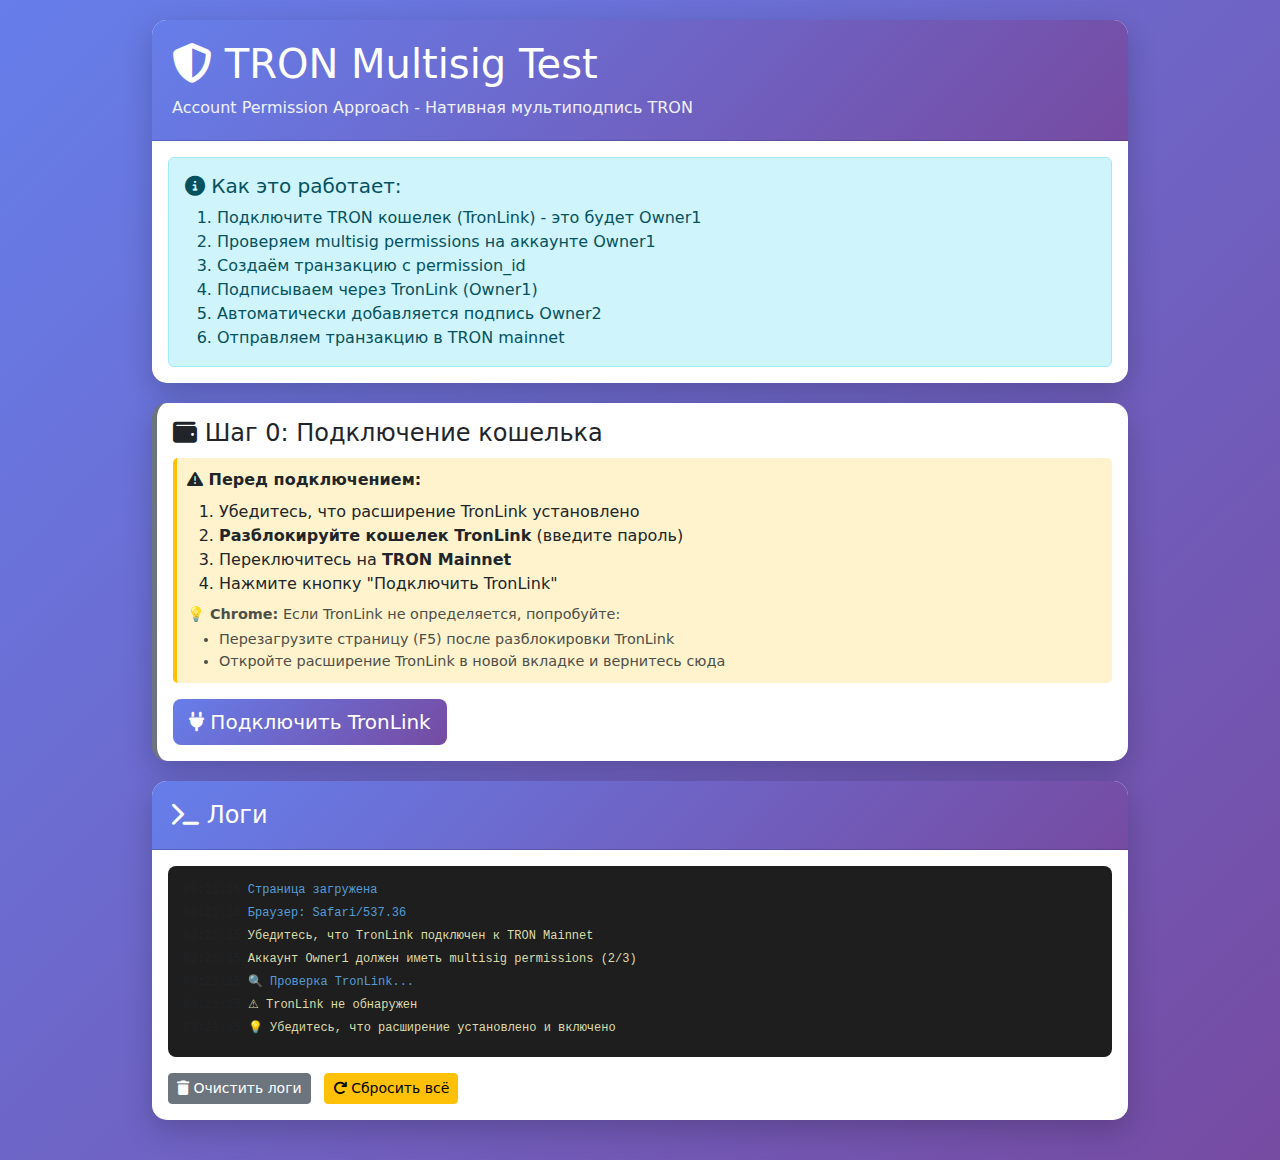
<file: templates/tron-multisig-test.html>
<!DOCTYPE html>
<html lang="ru">
<head>
    <meta charset="UTF-8">
    <meta name="viewport" content="width=device-width, initial-scale=1.0">
    <title>TRON Multisig Test - Account Permissions</title>
    <link href="/static/css/bootstrap.min.css" rel="stylesheet">
    <link href="/static/css/font-awesome.min.css" rel="stylesheet">
    <style>
        body {
            background: linear-gradient(135deg, #667eea 0%, #764ba2 100%);
            min-height: 100vh;
            padding: 20px;
        }
        .container {
            max-width: 1000px;
        }
        .card {
            border: none;
            border-radius: 15px;
            box-shadow: 0 10px 30px rgba(0,0,0,0.2);
            margin-bottom: 20px;
        }
        .card-header {
            background: linear-gradient(135deg, #667eea 0%, #764ba2 100%);
            color: white;
            border-radius: 15px 15px 0 0 !important;
            padding: 20px;
        }
        .step-card {
            border-left: 5px solid #6c757d;
            transition: all 0.3s ease;
        }
        .step-card.active {
            border-left-color: #0d6efd;
            box-shadow: 0 0 0 3px rgba(13, 110, 253, 0.1);
            animation: pulse-border 2s ease-in-out infinite;
        }
        .step-card.completed {
            border-left-color: #198754;
            background: #f0f9ff;
        }
        @keyframes pulse-border {
            0%, 100% {
                box-shadow: 0 0 0 3px rgba(13, 110, 253, 0.1);
            }
            50% {
                box-shadow: 0 0 0 6px rgba(13, 110, 253, 0.2);
            }
        }
        .log-area {
            background: #1e1e1e;
            color: #d4d4d4;
            padding: 15px;
            border-radius: 8px;
            font-family: 'Courier New', monospace;
            font-size: 12px;
            max-height: 400px;
            overflow-y: auto;
        }
        .log-entry {
            margin-bottom: 5px;
        }
        .log-entry.success {
            color: #4ec9b0;
        }
        .log-entry.error {
            color: #f48771;
        }
        .log-entry.info {
            color: #569cd6;
        }
        .log-entry.warning {
            color: #dcdcaa;
        }
        .wallet-badge {
            background: white;
            color: #667eea;
            padding: 10px 15px;
            border-radius: 10px;
            display: inline-block;
            font-family: monospace;
            font-size: 14px;
        }
        .btn-gradient {
            background: linear-gradient(135deg, #667eea 0%, #764ba2 100%);
            border: none;
            color: white;
        }
        .btn-gradient:hover {
            background: linear-gradient(135deg, #764ba2 0%, #667eea 100%);
            color: white;
        }
        .info-badge {
            background: #e7f3ff;
            border-left: 4px solid #0d6efd;
            padding: 10px;
            border-radius: 5px;
            margin: 10px 0;
        }
        .warning-badge {
            background: #fff3cd;
            border-left: 4px solid #ffc107;
            padding: 10px;
            border-radius: 5px;
            margin: 10px 0;
        }
    </style>
</head>
<body>
    <div id="app" class="container">
        <!-- Header -->
        <div class="card">
            <div class="card-header">
                <h1 class="mb-0"><i class="fas fa-shield-alt"></i> TRON Multisig Test</h1>
                <p class="mb-0 mt-2" style="opacity: 0.9;">Account Permission Approach - Нативная мультиподпись TRON</p>
            </div>
            <div class="card-body">
                <div class="alert alert-info mb-0">
                    <h5><i class="fas fa-info-circle"></i> Как это работает:</h5>
                    <ol class="mb-0">
                        <li>Подключите TRON кошелек (TronLink) - это будет Owner1</li>
                        <li>Проверяем multisig permissions на аккаунте Owner1</li>
                        <li>Создаём транзакцию с permission_id</li>
                        <li>Подписываем через TronLink (Owner1)</li>
                        <li>Автоматически добавляется подпись Owner2</li>
                        <li>Отправляем транзакцию в TRON mainnet</li>
                    </ol>
                </div>
            </div>
        </div>

        <!-- Step 0: Connect Wallet -->
        <div class="card step-card" :class="{ completed: walletConnected }">
            <div class="card-body">
                <h4><i class="fas fa-wallet"></i> Шаг 0: Подключение кошелька</h4>
                <div v-if="!walletConnected">
                    <div class="warning-badge mb-3">
                        <strong><i class="fas fa-exclamation-triangle"></i> Перед подключением:</strong>
                        <ol class="mb-0 mt-2">
                            <li>Убедитесь, что расширение TronLink установлено</li>
                            <li><strong>Разблокируйте кошелек TronLink</strong> (введите пароль)</li>
                            <li>Переключитесь на <strong>TRON Mainnet</strong></li>
                            <li>Нажмите кнопку "Подключить TronLink"</li>
                        </ol>
                        <div class="mt-2" style="font-size: 0.9em; opacity: 0.8;">
                            <strong>💡 Chrome:</strong> Если TronLink не определяется, попробуйте:
                            <ul class="mb-0 mt-1">
                                <li>Перезагрузите страницу (F5) после разблокировки TronLink</li>
                                <li>Откройте расширение TronLink в новой вкладке и вернитесь сюда</li>
                            </ul>
                        </div>
                    </div>
                    <button class="btn btn-gradient btn-lg" @click="connectWallet" :disabled="loading">
                        <i class="fas fa-plug"></i> 
                        <span v-if="loading">Подключение...</span>
                        <span v-else>Подключить TronLink</span>
                    </button>
                </div>
                <div v-else>
                    <div class="alert alert-success mb-0">
                        <strong>✓ Кошелек подключен</strong><br>
                        <span class="wallet-badge">[[ walletAddress ]]</span>
                    </div>
                </div>
            </div>
        </div>

        <!-- Step 1: Initialize Config -->
        <div class="card step-card" :class="{ active: walletConnected && !configLoaded, completed: configLoaded }" v-if="walletConnected">
            <div class="card-body">
                <h4><i class="fas fa-cog"></i> Шаг 1: Инициализация конфигурации</h4>
                <div v-if="!configLoaded">
                    <p class="text-muted">Загрузить конфигурацию мультиподписи из мнемоник (2/3)</p>
                    <button class="btn btn-gradient" @click="loadConfig" :disabled="loading">
                        <i class="fas fa-download"></i> Загрузить конфигурацию
                    </button>
                </div>
                <div v-else>
                    <div class="alert alert-success">
                        <strong>✓ Конфигурация загружена</strong>
                        <div class="mt-2">
                            <strong>Требуется подписей:</strong> [[config.required_signatures]]/[[config.total_owners]]
                        </div>
                        <div class="mt-2">
                            <strong>Владельцы:</strong>
                            <ul class="mb-0 mt-1">
                                <li><code>[[ config.owner1_address ]]</code> <span class="badge bg-primary">Owner1 (Вы)</span></li>
                                <li><code>[[ config.owner2_address ]]</code> <span class="badge bg-secondary">Owner2 (Авто)</span></li>
                                <li><code>[[ config.owner3_address ]]</code> <span class="badge bg-secondary">Owner3</span></li>
                            </ul>
                        </div>
                    </div>
                    
                    <div class="info-badge">
                        <strong><i class="fas fa-lightbulb"></i> Важно:</strong>
                        Аккаунт Owner1 должен быть настроен с multisig permissions (2/3).
                        Все транзакции с него требуют 2 подписи из 3 владельцев.
                    </div>
                </div>
            </div>
        </div>

        <!-- Step 2: Check Permissions -->
        <div class="card step-card" :class="{ active: configLoaded && !permissionsChecked, completed: permissionsChecked }" v-if="configLoaded">
            <div class="card-body">
                <h4><i class="fas fa-key"></i> Шаг 2: Проверка Permissions</h4>
                <div v-if="!permissionsChecked">
                    <p class="text-muted">Проверить multisig permissions на аккаунте Owner1</p>
                    <button class="btn btn-gradient" @click="checkPermissions" :disabled="loading">
                        <i class="fas fa-search"></i> Проверить Permissions
                    </button>
                </div>
                <div v-else>
                    <div v-if="hasMultisig" class="alert alert-success">
                        <strong>✓ Multisig permissions найдены!</strong>
                        <div class="mt-2">
                            <strong>Permission ID:</strong> [[ permissionId ]]<br>
                            <strong>Permission Name:</strong> [[ permissionName ]]<br>
                            <strong>Threshold:</strong> [[ permissionThreshold ]]<br>
                            <strong>Keys:</strong> [[ permissionKeysCount ]]
                        </div>
                    </div>
                    <div v-else class="alert alert-warning">
                        <strong>⚠ Multisig permissions не найдены</strong>
                        <p class="mb-0 mt-2">
                            Аккаунт Owner1 не имеет multisig permissions.<br>
                            Необходимо сначала настроить permissions через AccountPermissionUpdateContract.
                        </p>
                    </div>
                </div>
            </div>
        </div>

        <!-- Step 3: Create Transaction -->
        <div class="card step-card" :class="{ active: hasMultisig && !transactionCreated, completed: transactionCreated }" v-if="hasMultisig">
            <div class="card-body">
                <h4><i class="fas fa-file-invoice"></i> Шаг 3: Создание транзакции</h4>
                <div v-if="!transactionCreated">
                    <p class="text-muted">Создать транзакцию перевода с multisig permission</p>
                    
                    <div class="row">
                        <div class="col-md-6 mb-3">
                            <label class="form-label">Получатель:</label>
                            <input type="text" class="form-control" v-model="recipientAddress" placeholder="TRON адрес">
                        </div>
                        <div class="col-md-6 mb-3">
                            <label class="form-label">Сумма (TRX):</label>
                            <input type="number" class="form-control" v-model="amount" step="0.1" min="0.1">
                        </div>
                    </div>
                    
                    <button class="btn btn-gradient" @click="createTransaction" :disabled="loading || !recipientAddress || !amount">
                        <i class="fas fa-plus"></i> Создать транзакцию
                    </button>
                </div>
                <div v-else>
                    <div class="alert alert-success">
                        <strong>✓ Транзакция создана</strong>
                        <div class="mt-2">
                            <strong>TX ID:</strong> <code>[[ txId ]]</code><br>
                            <strong>От:</strong> <code>[[ walletAddress ]]</code><br>
                            <strong>Кому:</strong> <code>[[ recipientAddress ]]</code><br>
                            <strong>Сумма:</strong> [[ amount ]] TRX
                        </div>
                    </div>
                </div>
            </div>
        </div>

        <!-- Step 4: Sign Transaction -->
        <div class="card step-card" :class="{ active: transactionCreated && !transactionSigned, completed: transactionSigned }" v-if="transactionCreated">
            <div class="card-body">
                <h4><i class="fas fa-signature"></i> Шаг 4: Подписание транзакции</h4>
                <div v-if="!transactionSigned">
                    <div class="info-badge mb-3">
                        <strong><i class="fas fa-info-circle"></i> Требуется ваша подпись</strong>
                        <p class="mb-0 mt-2">
                            Транзакция создана и ожидает подписи от Owner1 (ваш кошелек).<br>
                            TronLink откроет окно для подтверждения подписи.
                        </p>
                    </div>
                    <button class="btn btn-gradient btn-lg w-100" @click="signTransaction" :disabled="loading" style="font-size: 1.1rem; padding: 12px;">
                        <i class="fas fa-pen"></i> 
                        <span v-if="loading">Ожидание подписи...</span>
                        <span v-else>✍️ Подписать через TronLink</span>
                    </button>
                </div>
                <div v-else>
                    <div class="alert alert-success">
                        <strong>✓ Транзакция подписана</strong>
                        <div class="mt-2">
                            <strong>Подписей:</strong> [[ signaturesCount ]] / [[ requiredSignatures ]]<br>
                            <strong>Готова к broadcast:</strong> [[ isReady ? 'Да ✓' : 'Нет (нужно больше подписей)' ]]
                        </div>
                    </div>
                </div>
            </div>
        </div>

        <!-- Step 5: Broadcast Transaction -->
        <div class="card step-card" :class="{ active: isReady && !transactionBroadcast, completed: transactionBroadcast }" v-if="isReady">
            <div class="card-body">
                <h4><i class="fas fa-broadcast-tower"></i> Шаг 5: Отправка в TRON Mainnet</h4>
                <div v-if="!transactionBroadcast">
                    <div class="alert alert-success mb-3">
                        <strong><i class="fas fa-check-circle"></i> Транзакция готова!</strong>
                        <p class="mb-0 mt-2">
                            Все необходимые подписи собраны ([[ signaturesCount ]]/[[ requiredSignatures ]]).<br>
                            Нажмите кнопку ниже, чтобы отправить транзакцию в TRON Mainnet.
                        </p>
                    </div>
                    <button class="btn btn-success btn-lg w-100" @click="broadcastTransaction" :disabled="loading" style="font-size: 1.2rem; padding: 15px;">
                        <i class="fas fa-paper-plane"></i> 
                        <span v-if="loading">Отправка...</span>
                        <span v-else>🚀 Отправить в TRON Mainnet</span>
                    </button>
                </div>
                <div v-else>
                    <div class="alert alert-success">
                        <strong>✅ Транзакция успешно отправлена в Mainnet!</strong>
                        <div class="mt-3">
                            <strong>TX ID:</strong><br>
                            <code style="font-size: 0.9rem; word-break: break-all;">[[ broadcastTxId ]]</code>
                        </div>
                        <div class="mt-3">
                            <a :href="'https://tronscan.org/#/transaction/' + broadcastTxId" target="_blank" class="btn btn-primary btn-lg w-100">
                                <i class="fas fa-external-link-alt"></i> Посмотреть транзакцию в TronScan
                            </a>
                        </div>
                    </div>
                </div>
            </div>
        </div>

        <!-- Logs -->
        <div class="card">
            <div class="card-header">
                <h4 class="mb-0"><i class="fas fa-terminal"></i> Логи</h4>
            </div>
            <div class="card-body">
                <div class="log-area" ref="logArea">
                    <div v-for="(log, index) in logs" :key="index" class="log-entry" :class="log.type">
                        <span class="text-muted">[[ log.time ]]</span> [[ log.message ]]
                    </div>
                </div>
                <div class="mt-3">
                    <button class="btn btn-sm btn-secondary" @click="clearLogs">
                        <i class="fas fa-trash"></i> Очистить логи
                    </button>
                    <button class="btn btn-sm btn-warning ms-2" @click="resetAll">
                        <i class="fas fa-redo"></i> Сбросить всё
                    </button>
                </div>
            </div>
        </div>
    </div>

    <script src="/static/js/vue.min.js"></script>
    <script>
        new Vue({
            el: '#app',
            delimiters: ['[[', ']]'],
            data: {
                loading: false,
                
                // Wallet
                walletConnected: false,
                walletAddress: null,
                tronWeb: null,
                
                // Config
                configLoaded: false,
                config: null,
                
                // Permissions
                permissionsChecked: false,
                hasMultisig: false,
                permissionId: null,
                permissionName: null,
                permissionThreshold: null,
                permissionKeysCount: null,
                
                // Transaction
                transactionCreated: false,
                txId: null,
                rawDataHex: null,
                unsignedTransaction: null,
                recipientAddress: '',
                amount: 0.1,
                
                // Signing
                transactionSigned: false,
                signaturesCount: 0,
                requiredSignatures: 2,
                isReady: false,
                
                // Broadcast
                transactionBroadcast: false,
                broadcastTxId: null,
                
                // Logs
                logs: [],
                
                // Mobile device detection
                isMobileDevice: false
            },
            mounted() {
                this.detectMobileDevice();
            },
            methods: {
                detectMobileDevice() {
                    const userAgent = navigator.userAgent || navigator.vendor || window.opera;
                    const isMobile = /android|webos|iphone|ipad|ipod|blackberry|iemobile|opera mini/i.test(userAgent.toLowerCase());
                    const isSmallScreen = window.innerWidth < 768 || (window.innerHeight > window.innerWidth && window.innerWidth < 1024);
                    
                    this.isMobileDevice = isMobile || isSmallScreen;
                },
                async connectWallet() {
                    this.loading = true;
                    this.log('Подключение к TronLink...', 'info');
                    
                    try {
                        // Шаг 1: Ждем инжектирования TronLink (важно для Chrome)
                        this.log('⏳ Ожидание инжектирования TronLink...', 'info');
                        let attempts = 0;
                        const maxWaitAttempts = 30; // 3 секунды на инжектирование
                        
                        while (attempts < maxWaitAttempts) {
                            if (typeof window.tronWeb !== 'undefined') {
                                break;
                            }
                            await new Promise(resolve => setTimeout(resolve, 100));
                            attempts++;
                        }
                        
                        // Проверка наличия TronWeb (официальный способ)
                        if (typeof window.tronWeb === 'undefined') {
                            throw new Error('TronLink не установлен. Установите расширение TronLink.');
                        }
                        
                        this.log('✓ TronLink обнаружен', 'success');
                        
                        // Шаг 2: Проверяем статус подключения
                        const isLocked = !window.tronWeb.ready || 
                                        !window.tronWeb.defaultAddress || 
                                        window.tronWeb.defaultAddress.base58 === false;
                        
                        if (isLocked) {
                            this.log('🔒 TronLink заблокирован или не подключен к сайту', 'warning');
                            this.log('⏳ Запрос разрешения на подключение...', 'info');
                            
                            // Явный запрос доступа через tronLink API (новый способ)
                            if (window.tronLink) {
                                try {
                                    this.log('  Использую tronLink.request()...', 'info');
                                    const requestParams = { 
                                        method: 'tron_requestAccounts' 
                                    };
                                    
                                    // Для TrustWallet на мобильных устройствах добавляем версию DApp
                                    if (this.isMobileDevice) {
                                        requestParams.dappVersion = '1.0.0';
                                    }
                                    
                                    const res = await window.tronLink.request(requestParams);
                                    
                                    if (res.code === 200) {
                                        this.log('  ✓ Разрешение получено!', 'success');
                                    } else if (res.code === 4001) {
                                        throw new Error('Вы отклонили запрос на подключение');
                                    }
                                } catch (e) {
                                    if (e.message && e.message.includes('отклонили')) {
                                        throw e;
                                    }
                                    this.log('  ⚠ Старый метод запроса', 'warning');
                                }
                            }
                        }
                        
                        // Шаг 3: Ждем готовности TronWeb после запроса доступа
                        this.log('⏳ Ожидание готовности TronWeb...', 'info');
                        attempts = 0;
                        const maxReadyAttempts = 50; // 5 секунд на готовность
                        
                        while (attempts < maxReadyAttempts) {
                            if (window.tronWeb && 
                                window.tronWeb.ready && 
                                window.tronWeb.defaultAddress &&
                                window.tronWeb.defaultAddress.base58 &&
                                window.tronWeb.defaultAddress.base58 !== false) {
                                
                                const address = window.tronWeb.defaultAddress.base58;
                                this.tronWeb = window.tronWeb;
                                this.walletAddress = address;
                                this.walletConnected = true;
                                this.log('✅ Кошелек подключен: ' + this.walletAddress, 'success');
                                
                                // Логируем версию TronWeb
                                if (window.tronWeb.version) {
                                    this.log('  TronWeb версия: ' + window.tronWeb.version, 'info');
                                }
                                
                                return;
                            }
                            
                            await new Promise(resolve => setTimeout(resolve, 100));
                            attempts++;
                            
                            // Промежуточная диагностика
                            if (attempts === 10) {
                                this.log('  ⏳ Все еще ждем... (проверьте что TronLink разблокирован)', 'warning');
                                console.log('TronWeb state:', {
                                    exists: !!window.tronWeb,
                                    ready: window.tronWeb?.ready,
                                    defaultAddress: window.tronWeb?.defaultAddress
                                });
                            }
                        }
                        
                        // Если не удалось подключиться
                        throw new Error('TronLink не готов. Разблокируйте кошелек и попробуйте снова.');
                        
                    } catch (error) {
                        this.log('❌ Ошибка: ' + error.message, 'error');
                        
                        if (error.message.includes('не установлен')) {
                            this.log('  📥 Решение:', 'warning');
                            this.log('     1. Установите TronLink: https://www.tronlink.org/', 'warning');
                            this.log('     2. Перезагрузите страницу', 'warning');
                        } else if (error.message.includes('отклонили')) {
                            this.log('  💡 Решение:', 'warning');
                            this.log('     Нажмите "Подключить" снова и разрешите доступ', 'warning');
                        } else {
                            this.log('  🔓 Решение:', 'warning');
                            this.log('     1. Откройте расширение TronLink (кликните на иконку)', 'warning');
                            this.log('     2. Введите пароль для разблокировки', 'warning');
                            this.log('     3. Нажмите "Подключить TronLink" снова', 'warning');
                        }
                        
                        // Дополнительная диагностика
                        console.error('Connection error details:', {
                            tronWebExists: typeof window.tronWeb !== 'undefined',
                            tronWebReady: window.tronWeb ? window.tronWeb.ready : null,
                            defaultAddress: window.tronWeb ? window.tronWeb.defaultAddress : null
                        });
                    } finally {
                        this.loading = false;
                    }
                },
                
                async loadConfig() {
                    this.loading = true;
                    this.log('Загрузка конфигурации...', 'info');
                    
                    try {
                        const response = await fetch('/api/multisig/config');
                        const data = await response.json();
                        
                        if (data.success) {
                            this.config = data.config;
                            this.configLoaded = true;
                            this.requiredSignatures = data.config.required_signatures;
                            
                            this.log('✓ ' + data.message, 'success');
                            this.log('  Owner1: ' + data.config.owner1_address, 'info');
                            this.log('  Owner2: ' + data.config.owner2_address, 'info');
                            this.log('  Owner3: ' + data.config.owner3_address, 'info');
                            
                            // Check if wallet matches owner1
                            if (this.walletAddress !== data.config.owner1_address) {
                                this.log('⚠ ВНИМАНИЕ: Подключенный кошелек не совпадает с Owner1!', 'warning');
                                this.log('  Ожидается: ' + data.config.owner1_address, 'warning');
                                this.log('  Подключен: ' + this.walletAddress, 'warning');
                            }
                        } else {
                            throw new Error(data.detail || 'Failed to load config');
                        }
                    } catch (error) {
                        this.log('✗ Ошибка: ' + error.message, 'error');
                    } finally {
                        this.loading = false;
                    }
                },
                
                async checkPermissions() {
                    this.loading = true;
                    this.log('Проверка permissions для ' + this.walletAddress + '...', 'info');
                    
                    try {
                        const response = await fetch('/api/multisig/check-permissions', {
                            method: 'POST',
                            headers: { 'Content-Type': 'application/json' },
                            body: JSON.stringify({
                                owner_address: this.walletAddress
                            })
                        });
                        const data = await response.json();
                        
                        if (data.success) {
                            this.permissionsChecked = true;
                            this.hasMultisig = data.has_multisig;
                            
                            if (data.has_multisig) {
                                this.permissionId = data.permission_id;
                                this.permissionName = data.permission_name;
                                this.permissionThreshold = data.threshold;
                                this.permissionKeysCount = data.keys_count;
                                
                                this.log('✓ ' + data.message, 'success');
                                this.log('  Permission ID: ' + data.permission_id, 'info');
                                this.log('  Threshold: ' + data.threshold, 'info');
                            } else {
                                this.log('⚠ ' + data.message, 'warning');
                                this.log('  Аккаунт не настроен для multisig', 'warning');
                            }
                        } else {
                            throw new Error(data.detail || 'Failed to check permissions');
                        }
                    } catch (error) {
                        this.log('✗ Ошибка: ' + error.message, 'error');
                    } finally {
                        this.loading = false;
                    }
                },
                
                async createTransaction() {
                    this.loading = true;
                    this.log('Создание транзакции...', 'info');
                    this.log('  От: ' + this.walletAddress, 'info');
                    this.log('  Кому: ' + this.recipientAddress, 'info');
                    this.log('  Сумма: ' + this.amount + ' TRX', 'info');
                    this.log('  Permission ID: ' + this.permissionId, 'info');
                    
                    try {
                        const response = await fetch('/api/multisig/create-transaction', {
                            method: 'POST',
                            headers: { 'Content-Type': 'application/json' },
                            body: JSON.stringify({
                                from_address: this.walletAddress,
                                to_address: this.recipientAddress,
                                amount_trx: parseFloat(this.amount),
                                permission_id: this.permissionId
                            })
                        });
                        const data = await response.json();
                        
                        if (data.success) {
                            this.txId = data.tx_id;
                            this.rawDataHex = data.raw_data_hex;
                            this.unsignedTransaction = data.unsigned_transaction; // Save full transaction
                            this.transactionCreated = true;
                            
                            this.log('✓ ' + data.message, 'success');
                            this.log('  TX ID: ' + data.tx_id, 'info');
                            this.log('', 'info');
                            this.log('👇 Перейдите к Шагу 4 для подписания транзакции', 'success');
                            
                            // Прокрутка к следующему шагу
                            this.$nextTick(() => {
                                setTimeout(() => {
                                    const step4 = document.querySelector('.card.step-card.active');
                                    if (step4) {
                                        step4.scrollIntoView({ behavior: 'smooth', block: 'center' });
                                    }
                                }, 300);
                            });
                        } else {
                            throw new Error(data.detail || 'Failed to create transaction');
                        }
                    } catch (error) {
                        this.log('✗ Ошибка: ' + error.message, 'error');
                    } finally {
                        this.loading = false;
                    }
                },
                
                async signTransaction() {
                    this.loading = true;
                    this.log('Подписание транзакции через TronLink...', 'info');
                    this.log('  TX ID: ' + this.txId, 'info');
                    this.log('  Wallet address: ' + this.walletAddress, 'info');
                    
                    try {
                        // ВАЖНО: Передать полную транзакцию в TronLink для правильной подписи
                        this.log('  Вызов tronWeb.trx.sign() с полной транзакцией...', 'info');
                        
                        // Sign полную транзакцию (не raw_data_hex!)
                        const signedTx = await this.tronWeb.trx.sign(this.unsignedTransaction);
                        
                        this.log('  Получен ответ от TronLink', 'info');
                        this.log('  Тип ответа: ' + typeof signedTx, 'info');
                        
                        // Извлекаем подпись из подписанной транзакции
                        let cleanSignature;
                        if (signedTx.signature && Array.isArray(signedTx.signature) && signedTx.signature.length > 0) {
                            cleanSignature = signedTx.signature[0];
                            this.log('  Подпись извлечена из массива signature', 'info');
                        } else if (typeof signedTx === 'string') {
                            cleanSignature = signedTx;
                            this.log('  Подпись возвращена как строка', 'info');
                        } else {
                            throw new Error('Неожиданный формат ответа от TronLink: ' + JSON.stringify(signedTx));
                        }
                        
                        // Убираем префикс 0x если есть
                        if (cleanSignature.startsWith('0x')) {
                            cleanSignature = cleanSignature.substring(2);
                            this.log('  Убран префикс 0x', 'info');
                        }
                        
                        this.log('✓ Подпись получена от TronLink', 'success');
                        this.log('  Signature length: ' + cleanSignature.length, 'info');
                        this.log('  Signature (first 32): ' + cleanSignature.substring(0, 32) + '...', 'info');
                        
                        // Send signature to backend
                        const response = await fetch('/api/multisig/add-signature', {
                            method: 'POST',
                            headers: { 'Content-Type': 'application/json' },
                            body: JSON.stringify({
                                tx_id: this.txId,
                                signature: cleanSignature,
                                signer_address: this.walletAddress
                            })
                        });
                        if (!response.ok) {
                            const errorData = await response.json();
                            throw new Error(errorData.detail || 'Failed to add signature');
                        }
                        
                        const data = await response.json();
                        
                        if (data.success) {
                            this.transactionSigned = true;
                            this.signaturesCount = data.signatures_count;
                            this.isReady = data.is_ready;
                            
                            this.log('✓ ' + data.message, 'success');
                            this.log('  Подписей: ' + data.signatures_count + '/' + data.required_signatures, 'info');
                            
                            if (data.is_ready) {
                                this.log('✓ Транзакция готова к broadcast!', 'success');
                                this.log('', 'info');
                                this.log('👇 Перейдите к Шагу 5 для отправки в сеть', 'success');
                                
                                // Прокрутка к Шагу 5 (broadcast)
                                this.$nextTick(() => {
                                    setTimeout(() => {
                                        const step5 = document.querySelectorAll('.card.step-card')[4]; // Шаг 5
                                        if (step5) {
                                            step5.scrollIntoView({ behavior: 'smooth', block: 'center' });
                                        }
                                    }, 300);
                                });
                            }
                        } else {
                            throw new Error(data.detail || 'Failed to add signature');
                        }
                    } catch (error) {
                        this.log('✗ Ошибка: ' + error.message, 'error');
                    } finally {
                        this.loading = false;
                    }
                },
                
                async broadcastTransaction() {
                    this.loading = true;
                    this.log('Отправка транзакции в TRON mainnet...', 'info');
                    
                    try {
                        const response = await fetch('/api/multisig/broadcast', {
                            method: 'POST',
                            headers: { 'Content-Type': 'application/json' },
                            body: JSON.stringify({
                                tx_id: this.txId
                            })
                        });
                        const data = await response.json();
                        
                        if (data.success && data.result) {
                            this.transactionBroadcast = true;
                            this.broadcastTxId = data.txid;
                            
                            this.log('✅ ' + data.message, 'success');
                            this.log('  TronScan: https://tronscan.org/#/transaction/' + data.txid, 'success');
                        } else {
                            throw new Error(data.detail || 'Broadcast failed');
                        }
                    } catch (error) {
                        this.log('✗ Ошибка broadcast: ' + error.message, 'error');
                    } finally {
                        this.loading = false;
                    }
                },
                
                async resetAll() {
                    if (!confirm('Сбросить все данные и начать заново?')) return;
                    
                    try {
                        await fetch('/api/multisig/reset');
                        
                        // Reset local state
                        this.configLoaded = false;
                        this.config = null;
                        this.permissionsChecked = false;
                        this.hasMultisig = false;
                        this.permissionId = null;
                        this.transactionCreated = false;
                        this.txId = null;
                        this.transactionSigned = false;
                        this.isReady = false;
                        this.transactionBroadcast = false;
                        this.recipientAddress = '';
                        this.amount = 0.1;
                        
                        this.log('✓ Данные сброшены', 'info');
                    } catch (error) {
                        this.log('✗ Ошибка сброса: ' + error.message, 'error');
                    }
                },
                
                log(message, type = 'info') {
                    const time = new Date().toLocaleTimeString('ru-RU');
                    this.logs.push({ time, message, type });
                    
                    this.$nextTick(() => {
                        if (this.$refs.logArea) {
                            this.$refs.logArea.scrollTop = this.$refs.logArea.scrollHeight;
                        }
                    });
                },
                
                clearLogs() {
                    this.logs = [];
                },
                
                setupTronLinkListeners() {
                    // Слушатель событий TronLink (официальный способ)
                    window.addEventListener('message', (e) => {
                        if (e.data.message && e.data.message.action === 'setAccount') {
                            // Аккаунт изменился
                            if (this.walletConnected && window.tronWeb && window.tronWeb.defaultAddress) {
                                const newAddress = window.tronWeb.defaultAddress.base58;
                                if (newAddress && newAddress !== this.walletAddress) {
                                    this.walletAddress = newAddress;
                                    this.log('⚠ Аккаунт изменен: ' + this.walletAddress, 'warning');
                                }
                            }
                        } else if (e.data.message && e.data.message.action === 'disconnect') {
                            this.log('⚠ TronLink отключен', 'warning');
                            this.walletConnected = false;
                            this.walletAddress = null;
                        } else if (e.data.message && e.data.message.action === 'connect') {
                            // TronLink подключен (важно для Chrome)
                            this.log('✓ TronLink готов к подключению', 'success');
                            this.checkAutoConnectPassive();
                        } else if (e.data.message && e.data.message.action === 'accountsChanged') {
                            // Обработка смены аккаунта
                            this.log('🔄 Аккаунты изменены, обновление...', 'info');
                            this.checkAutoConnectPassive();
                        }
                    });
                    
                    // Слушатель для Chrome: событие загрузки TronLink
                    window.addEventListener('load', () => {
                        // Дополнительная проверка после загрузки страницы
                        setTimeout(() => {
                            this.diagnosticTronLink();
                            this.checkAutoConnectPassive();
                        }, 1500);
                    });
                    
                    // Слушатель для специфичного события TronLink в Chrome
                    document.addEventListener('tronLink#initialized', () => {
                        this.log('✓ TronLink инициализирован (Chrome)', 'success');
                        this.diagnosticTronLink();
                        this.checkAutoConnectPassive();
                    });
                },
                
                diagnosticTronLink() {
                    // Диагностика для отладки проблем с TronLink
                    console.log('=== TronLink Diagnostic ===');
                    console.log('window.tronWeb:', window.tronWeb);
                    console.log('window.tronLink:', window.tronLink);
                    
                    if (window.tronWeb) {
                        console.log('  tronWeb.ready:', window.tronWeb.ready);
                        console.log('  tronWeb.defaultAddress:', window.tronWeb.defaultAddress);
                        
                        // Детальная проверка defaultAddress
                        const addr = window.tronWeb.defaultAddress;
                        console.log('  defaultAddress type:', typeof addr);
                        console.log('  defaultAddress.base58:', addr.base58);
                        console.log('  defaultAddress.hex:', addr.hex);
                        
                        // Попробуем альтернативный способ получения адреса
                        if (addr.base58) {
                            console.log('  ✅ Address from base58:', addr.base58);
                        } else {
                            console.log('  ⚠️ defaultAddress.base58 is false');
                        }
                    }
                    
                    this.log('🔍 Проверка TronLink...', 'info');
                    
                    if (typeof window.tronWeb === 'undefined' && typeof window.tronLink === 'undefined') {
                        this.log('  ⚠ TronLink не обнаружен', 'warning');
                        this.log('  💡 Убедитесь, что расширение установлено и включено', 'warning');
                    } else if (window.tronWeb && !window.tronWeb.ready) {
                        this.log('  ⚠ TronLink найден, но не готов (кошелек заблокирован)', 'warning');
                    } else if (window.tronWeb && window.tronWeb.ready) {
                        this.log('  ✓ TronLink готов к работе', 'success');
                    }
                },
            
                checkAutoConnectPassive() {
                    // Пассивная проверка без запросов
                    try {
                        if (typeof window.tronWeb !== 'undefined' && 
                            window.tronWeb.ready && 
                            window.tronWeb.defaultAddress && 
                            window.tronWeb.defaultAddress.base58 &&
                            window.tronWeb.defaultAddress.base58 !== false) {
                            
                            this.tronWeb = window.tronWeb;
                            this.walletAddress = window.tronWeb.defaultAddress.base58;
                            this.walletConnected = true;
                            this.log('✓ TronLink уже подключен: ' + this.walletAddress, 'success');
                        }
                    } catch (error) {
                        // Игнорируем ошибки при пассивной проверке
                        console.log('Passive check:', error.message);
                    }
                }
            },
            async mounted() {
                this.log('Страница загружена', 'info');
                this.log('Браузер: ' + navigator.userAgent.split(' ').pop(), 'info');
                this.log('Убедитесь, что TronLink подключен к TRON Mainnet', 'warning');
                this.log('Аккаунт Owner1 должен иметь multisig permissions (2/3)', 'warning');
                
                // Диагностика TronLink
                this.diagnosticTronLink();
                
                // Setup TronLink event listeners
                this.setupTronLinkListeners();
                
                // Wait a bit for TronLink to inject in Chrome
                await new Promise(resolve => setTimeout(resolve, 1000));
                
                // Simple passive check - don't trigger TronLink popup
                this.checkAutoConnectPassive();
            }
        });
    </script>
</body>
</html>
</file>
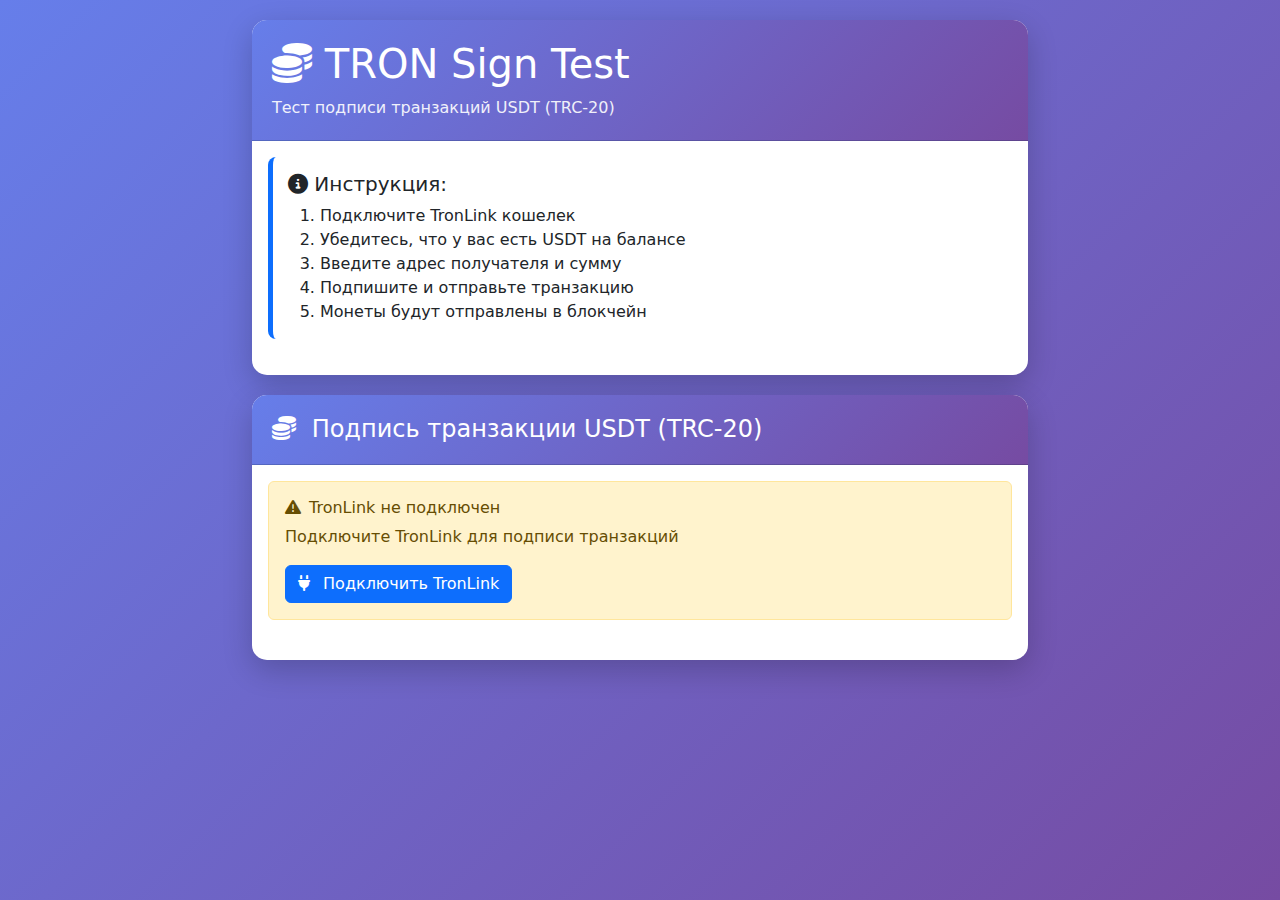
<file: templates/tron-sign-test.html>
<!DOCTYPE html>
<html lang="ru">
<head>
    <meta charset="UTF-8">
    <meta name="viewport" content="width=device-width, initial-scale=1.0">
    <title>TRON Sign Test - USDT Transaction</title>
    <link href="/static/css/bootstrap.min.css" rel="stylesheet">
    <link href="/static/css/font-awesome.min.css" rel="stylesheet">
    <style>
        body {
            background: linear-gradient(135deg, #667eea 0%, #764ba2 100%);
            min-height: 100vh;
            padding: 20px;
        }
        .container {
            max-width: 800px;
        }
        .card {
            border: none;
            border-radius: 15px;
            box-shadow: 0 10px 30px rgba(0,0,0,0.2);
            margin-bottom: 20px;
        }
        .card-header {
            background: linear-gradient(135deg, #667eea 0%, #764ba2 100%);
            color: white;
            border-radius: 15px 15px 0 0 !important;
            padding: 20px;
        }
        .info-card {
            background: rgba(255, 255, 255, 0.95);
            border-left: 5px solid #0d6efd;
            padding: 15px;
            border-radius: 8px;
            margin-bottom: 20px;
        }
    </style>
</head>
<body>
    <div id="app" class="container">
        <!-- Header -->
        <div class="card">
            <div class="card-header">
                <h1 class="mb-0"><i class="fas fa-coins"></i> TRON Sign Test</h1>
                <p class="mb-0 mt-2" style="opacity: 0.9;">Тест подписи транзакций USDT (TRC-20)</p>
            </div>
            <div class="card-body">
                <div class="info-card">
                    <h5><i class="fas fa-info-circle"></i> Инструкция:</h5>
                    <ol class="mb-0">
                        <li>Подключите TronLink кошелек</li>
                        <li>Убедитесь, что у вас есть USDT на балансе</li>
                        <li>Введите адрес получателя и сумму</li>
                        <li>Подпишите и отправьте транзакцию</li>
                        <li>Монеты будут отправлены в блокчейн</li>
                    </ol>
                </div>
            </div>
        </div>

        <!-- TronSign Component (hidden, used only for logic) -->
        <tron-sign 
            ref="tronSign"
            @connected="onConnected"
            @disconnected="onDisconnected"
            @signing="onSigning"
            @signed="onSigned"
            @error="onError"
        ></tron-sign>

        <!-- UI Card -->
        <div class="card">
            <div class="card-header">
                <h4 class="mb-0">
                    <i class="fas fa-coins me-2"></i>
                    Подпись транзакции USDT (TRC-20)
                </h4>
            </div>
            <div class="card-body">
                <!-- Status Message -->
                <div v-if="statusVisible" :class="'alert alert-' + (statusType === 'error' ? 'danger' : statusType === 'success' ? 'success' : 'info')" role="alert">
                    [[ statusMessage ]]
                </div>
                
                <!-- Wallet Connection -->
                <div v-if="!isConnected" class="mb-4">
                    <div class="alert alert-warning">
                        <h6><i class="fas fa-exclamation-triangle me-2"></i>TronLink не подключен</h6>
                        <p class="mb-3">Подключите TronLink для подписи транзакций</p>
                        <button 
                            class="btn btn-primary"
                            @click="connectWallet"
                            :disabled="isConnecting"
                        >
                            <span v-if="isConnecting" class="spinner-border spinner-border-sm me-2"></span>
                            <i v-else class="fas fa-plug me-2"></i>
                            [[ isConnecting ? 'Подключение...' : 'Подключить TronLink' ]]
                        </button>
                    </div>
                </div>
                
                <!-- Connected State -->
                <div v-else>
                    <!-- Wallet Info -->
                    <div class="alert alert-success mb-4">
                        <div class="d-flex justify-content-between align-items-center">
                            <div>
                                <i class="fas fa-check-circle me-2"></i>
                                <strong>Подключено:</strong>
                                <code class="ms-2">[[ shortAddress ]]</code>
                            </div>
                            <button 
                                class="btn btn-sm btn-outline-success"
                                @click="copyToClipboard(walletAddress)"
                                title="Копировать адрес"
                            >
                                <i class="fas fa-copy"></i>
                            </button>
                        </div>
                        <div class="mt-2">
                            <small>Полный адрес: <code>[[ walletAddress ]]</code></small>
                        </div>
                        <div class="mt-2">
                            <button 
                                class="btn btn-sm btn-outline-secondary"
                                @click="disconnectWallet"
                            >
                                <i class="fas fa-sign-out-alt me-1"></i>
                                Отключить
                            </button>
                        </div>
                    </div>
                    
                    <!-- Transaction Form -->
                    <div class="mb-4">
                        <h5 class="mb-3">Перевод USDT</h5>
                        
                        <div class="mb-3">
                            <label class="form-label">
                                <i class="fas fa-user me-2"></i>
                                Адрес получателя
                            </label>
                            <input 
                                type="text" 
                                class="form-control"
                                v-model="recipientAddress"
                                placeholder="TRecipientAddress..."
                                :disabled="isSigning || isBroadcasting"
                            />
                            <small class="form-text text-muted">
                                TRON адрес получателя (34 символа, начинается с 'T')
                            </small>
                        </div>
                        
                        <div class="mb-3">
                            <label class="form-label">
                                <i class="fas fa-coins me-2"></i>
                                Сумма (USDT)
                            </label>
                            <input 
                                type="number" 
                                class="form-control"
                                v-model="amount"
                                placeholder="1.0"
                                step="0.000001"
                                min="0.000001"
                                :disabled="isSigning || isBroadcasting"
                            />
                            <small class="form-text text-muted">
                                1 USDT = 1,000,000 smallest units
                            </small>
                        </div>
                        
                        <button 
                            class="btn btn-primary btn-lg w-100"
                            @click="createAndSignTransaction"
                            :disabled="!isFormValid || isSigning || isBroadcasting"
                        >
                            <span v-if="isSigning" class="spinner-border spinner-border-sm me-2"></span>
                            <span v-else-if="isBroadcasting" class="spinner-border spinner-border-sm me-2"></span>
                            <i v-else class="fas fa-paper-plane me-2"></i>
                            [[ isSigning ? 'Подписание...' : isBroadcasting ? 'Отправка...' : 'Подписать и отправить' ]]
                        </button>
                    </div>
                    
                    <!-- Transaction Result -->
                    <div v-if="transactionResult" class="mt-4">
                        <div :class="'alert alert-' + (transactionResult.success ? 'success' : 'danger')">
                            <h6>
                                <i :class="transactionResult.success ? 'fas fa-check-circle' : 'fas fa-times-circle'" class="me-2"></i>
                                [[ transactionResult.message ]]
                            </h6>
                            <div v-if="transactionResult.success && transactionResult.txId" class="mt-3">
                                <p class="mb-2"><strong>TX ID:</strong></p>
                                <div class="d-flex justify-content-between align-items-center">
                                    <code class="small">[[ transactionResult.txId ]]</code>
                                    <button 
                                        class="btn btn-sm btn-outline-primary ms-2"
                                        @click="copyToClipboard(transactionResult.txId)"
                                        title="Копировать TX ID"
                                    >
                                        <i class="fas fa-copy"></i>
                                    </button>
                                </div>
                                <div class="mt-3">
                                    <a 
                                        :href="getTronScanUrl(transactionResult.txId)"
                                        target="_blank"
                                        class="btn btn-primary"
                                    >
                                        <i class="fas fa-external-link-alt me-2"></i>
                                        Посмотреть в TronScan
                                    </a>
                                </div>
                            </div>
                        </div>
                    </div>
                </div>
            </div>
        </div>
    </div>

    <script src="/static/js/vue.min.js"></script>
    <script src="/static/js/components.js"></script>
    <script>
        new Vue({
            el: '#app',
            delimiters: ['[[', ']]'],
            data() {
                return {
                    // Wallet state (synced with TronSign component)
                    walletAddress: null,
                    isConnected: false,
                    isConnecting: false,
                    
                    // Transaction form
                    recipientAddress: '',
                    amount: '',
                    
                    // Transaction state
                    isSigning: false,
                    isBroadcasting: false,
                    transactionResult: null,
                    
                    // UI state
                    statusMessage: '',
                    statusType: 'info',
                    statusVisible: false,
                    
                    // USDT contract address (Mainnet)
                    usdtContract: 'TR7NHqjeKQxGTCi8q8ZY4pL8otSzgjLj6t',
                    usdtDecimals: 6
                };
            },
            computed: {
                shortAddress() {
                    if (!this.walletAddress) return '';
                    return `${this.walletAddress.slice(0, 6)}...${this.walletAddress.slice(-4)}`;
                },
                isFormValid() {
                    return this.recipientAddress && 
                           this.recipientAddress.trim().length === 34 &&
                           this.recipientAddress.startsWith('T') &&
                           this.amount && 
                           parseFloat(this.amount) > 0;
                }
            },
            methods: {
                showStatus(message, type = 'info') {
                    this.statusMessage = message;
                    this.statusType = type;
                    this.statusVisible = true;
                    
                    if (type === 'success') {
                        setTimeout(() => {
                            this.statusVisible = false;
                        }, 5000);
                    }
                },
                
                hideStatus() {
                    this.statusVisible = false;
                },
                
                async connectWallet() {
                    try {
                        await this.$refs.tronSign.connectWallet();
                    } catch (error) {
                        // Error already emitted by component
                    }
                },
                
                disconnectWallet() {
                    this.$refs.tronSign.disconnect();
                },
                
                onConnected(data) {
                    this.walletAddress = data.address;
                    this.isConnected = true;
                    this.showStatus('Кошелек подключен', 'success');
                },
                
                onDisconnected() {
                    this.walletAddress = null;
                    this.isConnected = false;
                    this.showStatus('Кошелек отключен', 'info');
                },
                
                onSigning(data) {
                    this.isSigning = true;
                    this.showStatus('Подписание транзакции через TronLink...', 'info');
                },
                
                async onSigned(data) {
                    this.isSigning = false;
                    this.showStatus('Транзакция подписана. Отправка в блокчейн...', 'info');
                    
                    // Broadcast транзакции
                    try {
                        this.isBroadcasting = true;
                        
                        const broadcastResponse = await fetch('/api/wallets/broadcast-usdt-transaction', {
                            method: 'POST',
                            headers: {
                                'Content-Type': 'application/json'
                            },
                            credentials: 'include',
                            body: JSON.stringify({
                                signed_transaction: data.signedTransaction
                            })
                        });
                        
                        if (!broadcastResponse.ok) {
                            let errorMessage = 'Ошибка отправки транзакции';
                            try {
                                const errorData = await broadcastResponse.json();
                                errorMessage = errorData.detail || errorData.message || errorMessage;
                            } catch (parseError) {
                                errorMessage = `Ошибка ${broadcastResponse.status}: ${broadcastResponse.statusText || 'Ошибка отправки транзакции'}`;
                            }
                            throw new Error(errorMessage);
                        }
                        
                        const broadcastData = await broadcastResponse.json();
                        
                        if (broadcastData.success && broadcastData.result) {
                            this.transactionResult = {
                                success: true,
                                txId: broadcastData.txid || data.txId,
                                message: 'Транзакция успешно отправлена!'
                            };
                            this.showStatus('Транзакция успешно отправлена!', 'success');
                            
                            // Reset form
                            this.recipientAddress = '';
                            this.amount = '';
                        } else {
                            throw new Error(broadcastData.message || 'Ошибка отправки транзакции');
                        }
                    } catch (error) {
                        const errorMessage = error.message || 'Ошибка отправки транзакции';
                        this.transactionResult = {
                            success: false,
                            message: errorMessage
                        };
                        this.showStatus('Ошибка: ' + errorMessage, 'error');
                    } finally {
                        this.isBroadcasting = false;
                    }
                },
                
                onError(data) {
                    this.isSigning = false;
                    this.isBroadcasting = false;
                    
                    const errorMessage = data.message || 'Произошла ошибка';
                    this.transactionResult = {
                        success: false,
                        message: errorMessage
                    };
                    
                    // Показываем соответствующее сообщение в UI
                    const errorLower = errorMessage.toLowerCase();
                    if (errorLower.includes('declined') || errorLower.includes('rejected') || errorLower.includes('отклонен')) {
                        this.showStatus('Подпись транзакции отклонена пользователем', 'error');
                    } else if (errorLower.includes('insufficient') || errorLower.includes('недостаточно')) {
                        this.showStatus('Недостаточно средств для выполнения транзакции', 'error');
                    } else if (errorLower.includes('revert') || errorLower.includes('откат')) {
                        this.showStatus('Транзакция откатилась: ' + errorMessage, 'error');
                    } else {
                        this.showStatus('Ошибка: ' + errorMessage, 'error');
                    }
                },
                
                async createAndSignTransaction() {
                    if (!this.isConnected) {
                        this.showStatus('Сначала подключите кошелек', 'error');
                        return;
                    }
                    
                    if (!this.isFormValid) {
                        this.showStatus('Заполните все поля корректно', 'error');
                        return;
                    }
                    
                    this.transactionResult = null;
                    this.hideStatus();
                    
                    try {
                        // Step 1: Create transaction on backend
                        this.showStatus('Создание транзакции USDT на сервере...', 'info');
                        
                        const createResponse = await fetch('/api/wallets/create-usdt-transaction', {
                            method: 'POST',
                            headers: {
                                'Content-Type': 'application/json'
                            },
                            credentials: 'include',
                            body: JSON.stringify({
                                from_address: this.walletAddress,
                                to_address: this.recipientAddress.trim(),
                                amount: parseFloat(this.amount),
                                contract_address: this.usdtContract
                            })
                        });
                        
                        if (!createResponse.ok) {
                            let errorMessage = 'Ошибка создания транзакции';
                            try {
                                const errorData = await createResponse.json();
                                errorMessage = errorData.detail || errorData.message || errorMessage;
                            } catch (parseError) {
                                errorMessage = `Ошибка ${createResponse.status}: ${createResponse.statusText || 'Ошибка создания транзакции'}`;
                            }
                            throw new Error(errorMessage);
                        }
                        
                        const createData = await createResponse.json();
                        
                        if (!createData.success || !createData.unsigned_transaction) {
                            throw new Error('Неверный формат ответа от сервера');
                        }
                        
                        // Step 2: Sign transaction via TronSign component
                        await this.$refs.tronSign.signTransaction(createData.unsigned_transaction);
                        
                    } catch (error) {
                        // Error already handled by component events or here
                        if (!this.transactionResult) {
                            const errorMessage = error.message || 'Ошибка выполнения транзакции';
                            this.transactionResult = {
                                success: false,
                                message: errorMessage
                            };
                            this.showStatus('Ошибка: ' + errorMessage, 'error');
                        }
                    }
                },
                
                getTronScanUrl(txId) {
                    if (!txId) return '#';
                    return `https://tronscan.org/#/transaction/${txId}`;
                },
                
                copyToClipboard(text) {
                    navigator.clipboard.writeText(text).then(() => {
                        this.showStatus('Скопировано в буфер обмена', 'success');
                    }).catch(err => {
                        console.error('Copy error:', err);
                    });
                }
            }
        });
    </script>
</body>
</html>
</file>
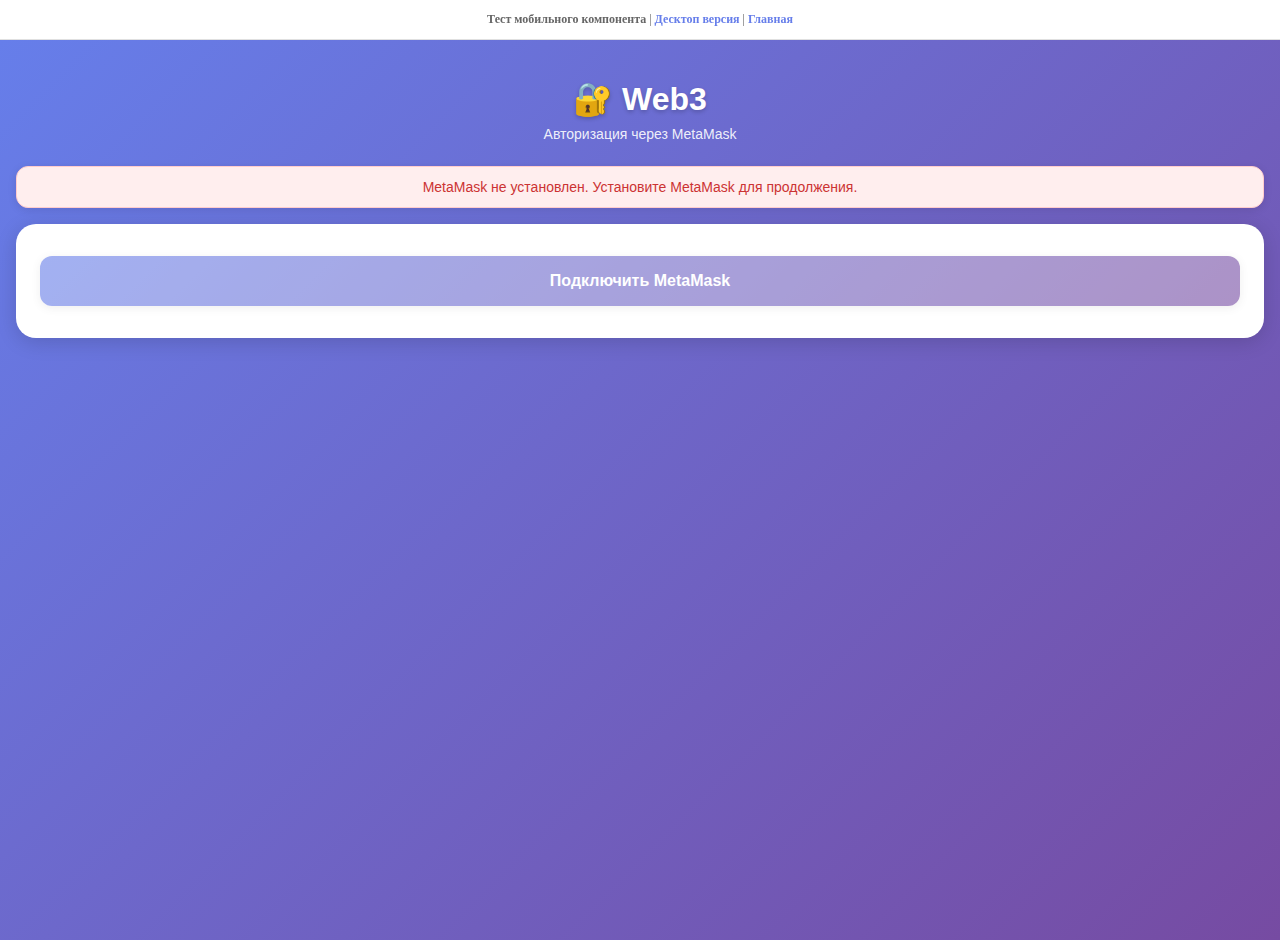
<file: templates/web3-auth-mobile-test.html>
<!DOCTYPE html>
<html lang="ru">
<head>
    <meta charset="UTF-8">
    <meta name="viewport" content="width=device-width, initial-scale=1.0, maximum-scale=1.0, user-scalable=no">
    <title>Web3Auth Mobile Test</title>
    
    <!-- Web3Auth Mobile Component CSS -->
    <link href="/static/css/web3-auth-mobile.css" rel="stylesheet" />
    
    <style>
        * {
            margin: 0;
            padding: 0;
            box-sizing: border-box;
        }
        
        body {
            margin: 0;
            padding: 0;
            overflow-x: hidden;
            -webkit-font-smoothing: antialiased;
            -moz-osx-font-smoothing: grayscale;
        }
        
        .test-info-banner {
            background: rgba(255, 255, 255, 0.95);
            padding: 12px 16px;
            text-align: center;
            font-size: 12px;
            color: #666;
            border-bottom: 1px solid #e0e0e0;
            position: sticky;
            top: 0;
            z-index: 10;
        }
        
        .test-info-banner a {
            color: #667eea;
            text-decoration: none;
            font-weight: 600;
        }
    </style>
</head>
<body>
    <div class="test-info-banner">
        <strong>Тест мобильного компонента</strong> | 
        <a href="/web3-auth-test">Десктоп версия</a> | 
        <a href="/">Главная</a>
    </div>
    
    <!-- Vue компонент Web3AuthMobile -->
    <div id="web3-auth-mobile-app">
        <web3-auth-mobile></web3-auth-mobile>
    </div>

    <!-- Vue.js -->
    <script src="/static/js/vue.min.js" onerror="this.onerror=null; this.src='https://cdn.jsdelivr.net/npm/vue@2.6.14/dist/vue.min.js'"></script>
    
    <!-- Components -->
    <script src="/static/js/components.js"></script>
    
    <script>
        // Инициализация Vue приложения для мобильного компонента
        document.addEventListener('DOMContentLoaded', function() {
            function initApp() {
                if (typeof Vue === 'undefined') {
                    setTimeout(initApp, 50);
                    return;
                }
                
                if (window.web3AuthMobileApp) {
                    return;
                }
                
                window.web3AuthMobileApp = new Vue({
                    el: '#web3-auth-mobile-app',
                    delimiters: ['[[', ']]'],
                    data: {},
                    mounted() {
                        console.log('Web3Auth Mobile test app initialized');
                    }
                });
            }
            
            initApp();
        });
    </script>
</body>
</html>
</file>
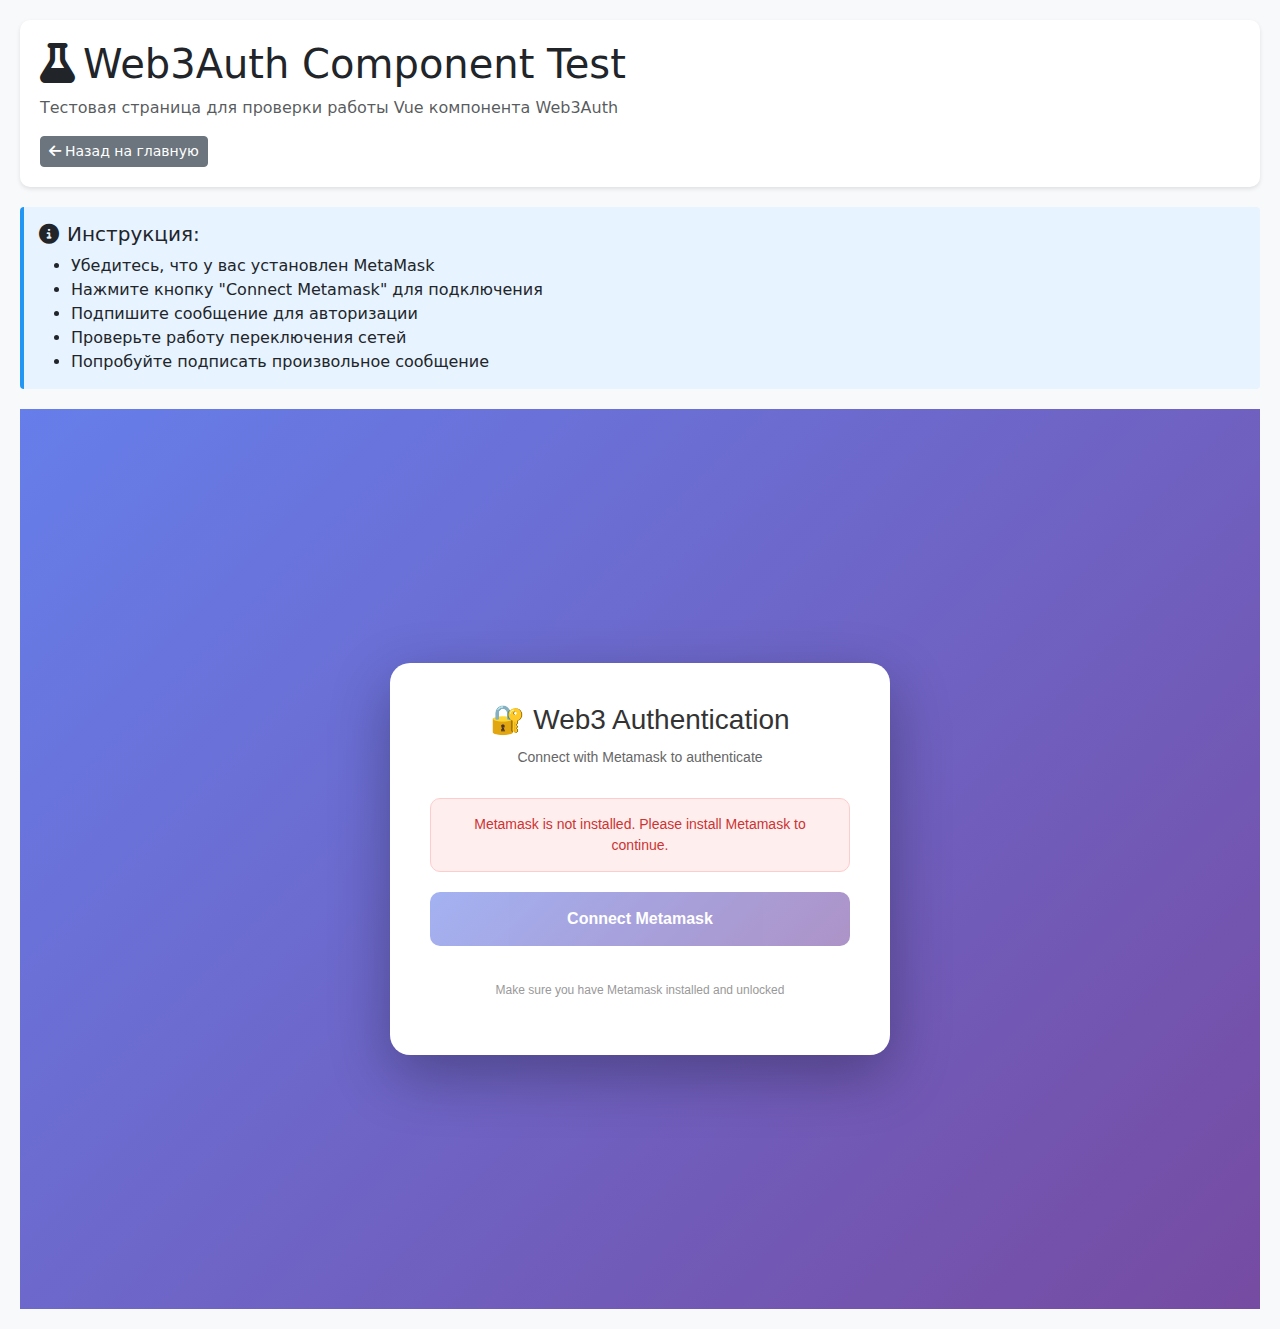
<file: templates/web3-auth-test.html>
<!DOCTYPE html>
<html lang="en">
<head>
    <meta charset="UTF-8">
    <meta name="viewport" content="width=device-width, initial-scale=1.0">
    <title>Web3Auth Component Test</title>
    
    <!-- Bootstrap CSS -->
    <link href="/static/css/bootstrap.min.css" rel="stylesheet" onerror="this.onerror=null; this.href='https://cdn.jsdelivr.net/npm/bootstrap@5.3.0/dist/css/bootstrap.min.css'" />
    <!-- Font Awesome -->
    <link href="/static/css/font-awesome.min.css" rel="stylesheet" onerror="this.onerror=null; this.href='https://cdnjs.cloudflare.com/ajax/libs/font-awesome/6.4.0/css/all.min.css'" />
    <!-- Bootstrap Icons -->
    <link href="/static/css/bootstrap-icons.css" rel="stylesheet" onerror="this.onerror=null; this.href='https://cdn.jsdelivr.net/npm/bootstrap-icons@1.10.0/font/bootstrap-icons.css'" />
    <!-- Web3Auth Component CSS -->
    <link href="/static/css/web3-auth.css" rel="stylesheet" />
    
    <style>
        body {
            background: #f8f9fa;
        }
        .test-container {
            padding: 20px;
        }
        .test-header {
            background: white;
            padding: 20px;
            border-radius: 10px;
            margin-bottom: 20px;
            box-shadow: 0 2px 4px rgba(0,0,0,0.1);
        }
        .test-info {
            background: #e7f3ff;
            border-left: 4px solid #2196F3;
            padding: 15px;
            margin-bottom: 20px;
            border-radius: 4px;
        }
    </style>
</head>
<body>
    <div class="test-container">
        <div class="test-header">
            <h1><i class="fas fa-flask me-2"></i>Web3Auth Component Test</h1>
            <p class="text-muted">Тестовая страница для проверки работы Vue компонента Web3Auth</p>
            <a href="/" class="btn btn-secondary btn-sm">
                <i class="fas fa-arrow-left me-1"></i>Назад на главную
            </a>
        </div>
        
        <div class="test-info">
            <h5><i class="fas fa-info-circle me-2"></i>Инструкция:</h5>
            <ul class="mb-0">
                <li>Убедитесь, что у вас установлен MetaMask</li>
                <li>Нажмите кнопку "Connect Metamask" для подключения</li>
                <li>Подпишите сообщение для авторизации</li>
                <li>Проверьте работу переключения сетей</li>
                <li>Попробуйте подписать произвольное сообщение</li>
            </ul>
        </div>
        
        <!-- Vue компонент Web3Auth -->
        <div id="web3-auth-app">
            <web3-auth></web3-auth>
        </div>
    </div>

    <!-- Vue.js -->
    <script src="/static/js/vue.min.js" onerror="this.onerror=null; this.src='https://cdn.jsdelivr.net/npm/vue@2.6.14/dist/vue.min.js'"></script>
    
    <!-- Components -->
    <script src="/static/js/components.js"></script>
    
    <!-- Bootstrap JS -->
    <script src="/static/js/bootstrap.bundle.min.js" onerror="this.onerror=null; this.src='https://cdn.jsdelivr.net/npm/bootstrap@5.3.0/dist/js/bootstrap.bundle.min.js'"></script>
    
    <script>
        // Инициализация Vue приложения для тестирования компонента
        document.addEventListener('DOMContentLoaded', function() {
            function initApp() {
                if (typeof Vue === 'undefined') {
                    setTimeout(initApp, 50);
                    return;
                }
                
                // Проверяем, не инициализировано ли уже приложение
                if (window.web3AuthTestApp) {
                    return;
                }
                
                // Инициализируем Vue приложение для тестирования компонента
                window.web3AuthTestApp = new Vue({
                    el: '#web3-auth-app',
                    delimiters: ['[[', ']]'],
                    data: {
                        // Данные для тестирования можно добавить здесь
                    },
                    mounted() {
                        console.log('Web3Auth test app initialized');
                    }
                });
            }
            
            initApp();
        });
    </script>
</body>
</html>
</file>
<file: static/css/web3-auth-mobile.css>
/* Web3Auth Mobile Component Styles */
.web3-auth-mobile {
    font-family: -apple-system, BlinkMacSystemFont, 'Segoe UI', Roboto, Oxygen, Ubuntu, Cantarell, sans-serif;
    background: linear-gradient(135deg, #667eea 0%, #764ba2 100%);
    min-height: 100vh;
    padding: 0;
    margin: 0;
}

.web3-auth-mobile .mobile-container {
    max-width: 100%;
    width: 100%;
    padding: 20px 16px;
    box-sizing: border-box;
}

.web3-auth-mobile .mobile-header {
    text-align: center;
    margin-bottom: 24px;
    padding-top: 20px;
}

.web3-auth-mobile .mobile-header h1 {
    color: white;
    font-size: 32px;
    font-weight: 700;
    margin: 0 0 8px 0;
    text-shadow: 0 2px 4px rgba(0, 0, 0, 0.2);
}

.web3-auth-mobile .mobile-subtitle {
    color: rgba(255, 255, 255, 0.9);
    font-size: 14px;
    margin: 0;
}

.web3-auth-mobile .mobile-status {
    padding: 12px 16px;
    border-radius: 12px;
    margin-bottom: 16px;
    font-size: 14px;
    text-align: center;
    box-shadow: 0 2px 8px rgba(0, 0, 0, 0.1);
}

.web3-auth-mobile .mobile-status.error {
    background: #fee;
    color: #c33;
    border: 1px solid #fcc;
}

.web3-auth-mobile .mobile-status.info {
    background: #e3f2fd;
    color: #1976d2;
    border: 1px solid #90caf9;
}

.web3-auth-mobile .mobile-status.success {
    background: #e8f5e9;
    color: #388e3c;
    border: 1px solid #81c784;
}

.web3-auth-mobile .mobile-not-connected {
    background: white;
    border-radius: 20px;
    padding: 32px 24px;
    box-shadow: 0 4px 20px rgba(0, 0, 0, 0.15);
}

.web3-auth-mobile .mobile-hint {
    color: #666;
    font-size: 13px;
    text-align: center;
    margin-top: 16px;
    margin-bottom: 0;
}

.web3-auth-mobile .mobile-instruction {
    background: #f0f4ff;
    border-radius: 12px;
    padding: 16px;
    margin-top: 16px;
    border-left: 3px solid #667eea;
}

.web3-auth-mobile .mobile-waiting {
    background: #fff3cd;
    border-radius: 12px;
    padding: 12px 16px;
    margin-top: 12px;
    text-align: center;
    border: 1px solid #ffc107;
}

.web3-auth-mobile .mobile-btn {
    width: 100%;
    border: none;
    border-radius: 12px;
    font-size: 16px;
    font-weight: 600;
    padding: 16px 24px;
    cursor: pointer;
    transition: all 0.2s;
    display: flex;
    align-items: center;
    justify-content: center;
    gap: 8px;
    box-shadow: 0 2px 8px rgba(0, 0, 0, 0.1);
}

.web3-auth-mobile .mobile-btn:active {
    transform: scale(0.98);
}

.web3-auth-mobile .mobile-btn:disabled {
    opacity: 0.6;
    cursor: not-allowed;
    transform: none;
}

.web3-auth-mobile .mobile-btn-primary {
    background: linear-gradient(135deg, #667eea 0%, #764ba2 100%);
    color: white;
}

.web3-auth-mobile .mobile-btn-primary:not(:disabled):active {
    box-shadow: 0 1px 4px rgba(0, 0, 0, 0.2);
}

.web3-auth-mobile .mobile-btn-secondary {
    background: #f5f5f5;
    color: #333;
    font-size: 14px;
    padding: 12px 20px;
}

.web3-auth-mobile .mobile-btn-secondary:not(:disabled):active {
    background: #e0e0e0;
}

.web3-auth-mobile .mobile-loading {
    display: inline-block;
    width: 18px;
    height: 18px;
    border: 2px solid rgba(255, 255, 255, 0.3);
    border-radius: 50%;
    border-top-color: white;
    animation: mobile-spin 0.8s linear infinite;
}

@keyframes mobile-spin {
    to { transform: rotate(360deg); }
}

.web3-auth-mobile .mobile-connected {
    display: flex;
    flex-direction: column;
    gap: 16px;
}

.web3-auth-mobile .mobile-user-card {
    background: white;
    border-radius: 20px;
    padding: 20px;
    box-shadow: 0 4px 20px rgba(0, 0, 0, 0.15);
}

.web3-auth-mobile .mobile-user-header {
    display: flex;
    align-items: center;
    gap: 12px;
    margin-bottom: 16px;
}

.web3-auth-mobile .mobile-user-icon {
    width: 48px;
    height: 48px;
    border-radius: 50%;
    background: linear-gradient(135deg, #667eea 0%, #764ba2 100%);
    color: white;
    display: flex;
    align-items: center;
    justify-content: center;
    font-size: 24px;
    font-weight: bold;
    flex-shrink: 0;
}

.web3-auth-mobile .mobile-user-info {
    flex: 1;
    min-width: 0;
}

.web3-auth-mobile .mobile-user-label {
    color: #666;
    font-size: 12px;
    margin-bottom: 4px;
}

.web3-auth-mobile .mobile-user-address {
    color: #333;
    font-size: 16px;
    font-weight: 600;
    font-family: 'Courier New', monospace;
    word-break: break-all;
}

.web3-auth-mobile .mobile-section {
    background: white;
    border-radius: 20px;
    overflow: hidden;
    box-shadow: 0 4px 20px rgba(0, 0, 0, 0.15);
}

.web3-auth-mobile .mobile-section-header {
    width: 100%;
    padding: 16px 20px;
    background: transparent;
    border: none;
    text-align: left;
    font-size: 16px;
    font-weight: 600;
    color: #333;
    cursor: pointer;
    display: flex;
    justify-content: space-between;
    align-items: center;
    transition: background 0.2s;
}

.web3-auth-mobile .mobile-section-header:active {
    background: #f5f5f5;
}

.web3-auth-mobile .mobile-arrow {
    transition: transform 0.2s;
    color: #999;
    font-size: 12px;
}

.web3-auth-mobile .mobile-arrow.open {
    transform: rotate(180deg);
}

.web3-auth-mobile .mobile-section-content {
    padding: 0 20px 20px 20px;
    display: flex;
    flex-direction: column;
    gap: 12px;
}

.web3-auth-mobile .mobile-network-item {
    padding: 14px 16px;
    border-radius: 12px;
    background: #f9f9f9;
    cursor: pointer;
    transition: all 0.2s;
    border: 2px solid transparent;
}

.web3-auth-mobile .mobile-network-item:active {
    background: #f0f0f0;
}

.web3-auth-mobile .mobile-network-item.active {
    background: #e8e5ff;
    border-color: #667eea;
}

.web3-auth-mobile .mobile-network-name {
    font-size: 15px;
    font-weight: 600;
    color: #333;
    margin-bottom: 4px;
}

.web3-auth-mobile .mobile-network-id {
    font-size: 12px;
    color: #666;
}

.web3-auth-mobile .mobile-textarea {
    width: 100%;
    padding: 14px;
    border: 2px solid #e0e0e0;
    border-radius: 12px;
    font-size: 14px;
    font-family: inherit;
    resize: vertical;
    min-height: 100px;
    box-sizing: border-box;
    background: #fafafa;
}

.web3-auth-mobile .mobile-textarea:focus {
    outline: none;
    border-color: #667eea;
    background: white;
}

.web3-auth-mobile .mobile-signature {
    background: #f9f9f9;
    border-radius: 12px;
    padding: 14px;
    margin-top: 8px;
}

.web3-auth-mobile .mobile-signature-label {
    font-size: 12px;
    font-weight: 600;
    color: #667eea;
    margin-bottom: 8px;
}

.web3-auth-mobile .mobile-signature-value {
    font-family: 'Courier New', monospace;
    font-size: 11px;
    color: #333;
    word-break: break-all;
    line-height: 1.5;
}

/* Responsive adjustments for very small screens */
@media (max-width: 360px) {
    .web3-auth-mobile .mobile-container {
        padding: 16px 12px;
    }
    
    .web3-auth-mobile .mobile-header h1 {
        font-size: 28px;
    }
    
    .web3-auth-mobile .mobile-btn {
        font-size: 15px;
        padding: 14px 20px;
    }
}

/* Landscape orientation adjustments */
@media (max-height: 500px) and (orientation: landscape) {
    .web3-auth-mobile {
        min-height: auto;
        padding: 10px 0;
    }
    
    .web3-auth-mobile .mobile-header {
        margin-bottom: 16px;
        padding-top: 10px;
    }
    
    .web3-auth-mobile .mobile-header h1 {
        font-size: 24px;
    }
}
</file>
<file: static/css/web3-auth.css>
/* Web3Auth Component Styles */
.web3-auth-container {
    font-family: -apple-system, BlinkMacSystemFont, 'Segoe UI', Roboto, Oxygen, Ubuntu, Cantarell, sans-serif;
    background: linear-gradient(135deg, #667eea 0%, #764ba2 100%);
    min-height: 100vh;
    display: flex;
    justify-content: center;
    align-items: center;
    padding: 20px;
}

.web3-auth-container .container {
    background: white;
    border-radius: 20px;
    box-shadow: 0 20px 60px rgba(0, 0, 0, 0.3);
    padding: 40px;
    max-width: 500px;
    width: 100%;
    text-align: center;
}

.web3-auth-container h1 {
    color: #333;
    margin-bottom: 10px;
    font-size: 28px;
}

.web3-auth-container .subtitle {
    color: #666;
    margin-bottom: 30px;
    font-size: 14px;
}

.web3-auth-container .status {
    padding: 15px;
    border-radius: 10px;
    margin-bottom: 20px;
    font-size: 14px;
}

.web3-auth-container .status.error {
    background: #fee;
    color: #c33;
    border: 1px solid #fcc;
}

.web3-auth-container .status.info {
    background: #e3f2fd;
    color: #1976d2;
    border: 1px solid #90caf9;
}

.web3-auth-container .status.success {
    background: #e8f5e9;
    color: #388e3c;
    border: 1px solid #81c784;
}

.web3-auth-container button {
    background: linear-gradient(135deg, #667eea 0%, #764ba2 100%);
    color: white;
    border: none;
    padding: 15px 30px;
    border-radius: 10px;
    font-size: 16px;
    font-weight: 600;
    cursor: pointer;
    transition: transform 0.2s, box-shadow 0.2s;
    width: 100%;
    margin-bottom: 15px;
}

.web3-auth-container button:hover:not(:disabled) {
    transform: translateY(-2px);
    box-shadow: 0 5px 15px rgba(102, 126, 234, 0.4);
}

.web3-auth-container button:disabled {
    opacity: 0.6;
    cursor: not-allowed;
}

.web3-auth-container button.secondary {
    background: #f5f5f5;
    color: #333;
}

.web3-auth-container button.secondary:hover:not(:disabled) {
    background: #e0e0e0;
    box-shadow: 0 5px 15px rgba(0, 0, 0, 0.1);
}

.web3-auth-container .user-info {
    background: #f9f9f9;
    border-radius: 10px;
    padding: 20px;
    margin-top: 20px;
    text-align: left;
}

.web3-auth-container .user-info h3 {
    color: #333;
    margin-bottom: 15px;
    font-size: 18px;
}

.web3-auth-container .user-info p {
    color: #666;
    margin-bottom: 10px;
    font-size: 14px;
    word-break: break-all;
}

.web3-auth-container .user-info strong {
    color: #333;
}

.web3-auth-container .sign-section {
    background: #f9f9f9;
    border-radius: 10px;
    padding: 20px;
    margin-top: 20px;
    text-align: left;
}

.web3-auth-container .sign-section h3 {
    color: #333;
    margin-bottom: 15px;
    font-size: 18px;
}

.web3-auth-container .sign-section label {
    display: block;
    color: #666;
    margin-bottom: 8px;
    font-size: 14px;
    font-weight: 500;
}

.web3-auth-container .sign-section textarea {
    width: 100%;
    padding: 12px;
    border: 2px solid #e0e0e0;
    border-radius: 8px;
    font-size: 14px;
    font-family: inherit;
    resize: vertical;
    min-height: 100px;
    margin-bottom: 15px;
    box-sizing: border-box;
}

.web3-auth-container .sign-section textarea:focus {
    outline: none;
    border-color: #667eea;
}

.web3-auth-container .signature-result {
    background: #fff;
    border: 2px solid #e0e0e0;
    border-radius: 8px;
    padding: 15px;
    margin-top: 15px;
    word-break: break-all;
    font-family: 'Courier New', monospace;
    font-size: 12px;
    color: #333;
}

.web3-auth-container .signature-result strong {
    display: block;
    margin-bottom: 8px;
    color: #667eea;
    font-size: 14px;
}

.web3-auth-container .network-section {
    background: #f9f9f9;
    border-radius: 10px;
    padding: 20px;
    margin-top: 20px;
    text-align: left;
}

.web3-auth-container .network-section h3 {
    color: #333;
    margin-bottom: 15px;
    font-size: 18px;
}

.web3-auth-container .network-info {
    display: flex;
    justify-content: space-between;
    align-items: center;
    margin-bottom: 15px;
}

.web3-auth-container .network-name {
    font-weight: 600;
    color: #333;
}

.web3-auth-container .network-badge {
    display: inline-block;
    padding: 4px 12px;
    border-radius: 12px;
    font-size: 12px;
    font-weight: 600;
    background: #667eea;
    color: white;
}

.web3-auth-container .network-badge.unsupported {
    background: #f44336;
}

.web3-auth-container .network-selector {
    display: flex;
    flex-direction: column;
    gap: 10px;
}

.web3-auth-container .network-btn {
    padding: 12px 20px;
    background: white;
    border: 2px solid #e0e0e0;
    border-radius: 8px;
    cursor: pointer;
    transition: all 0.2s;
    text-align: left;
    font-size: 14px;
    margin-bottom: 0;
}

.web3-auth-container .network-btn:hover {
    border-color: #667eea;
    background: #f5f5ff;
}

.web3-auth-container .network-btn.active {
    border-color: #667eea;
    background: #e8e5ff;
    font-weight: 600;
}

.web3-auth-container .network-btn .network-name {
    display: block;
    color: #333;
    margin-bottom: 4px;
}

.web3-auth-container .network-btn .network-chain-id {
    font-size: 12px;
    color: #666;
}

.web3-auth-container .loading {
    display: inline-block;
    width: 20px;
    height: 20px;
    border: 3px solid rgba(255, 255, 255, 0.3);
    border-radius: 50%;
    border-top-color: white;
    animation: spin 1s ease-in-out infinite;
    margin-right: 10px;
    vertical-align: middle;
}

@keyframes spin {
    to { transform: rotate(360deg); }
}
</file>
